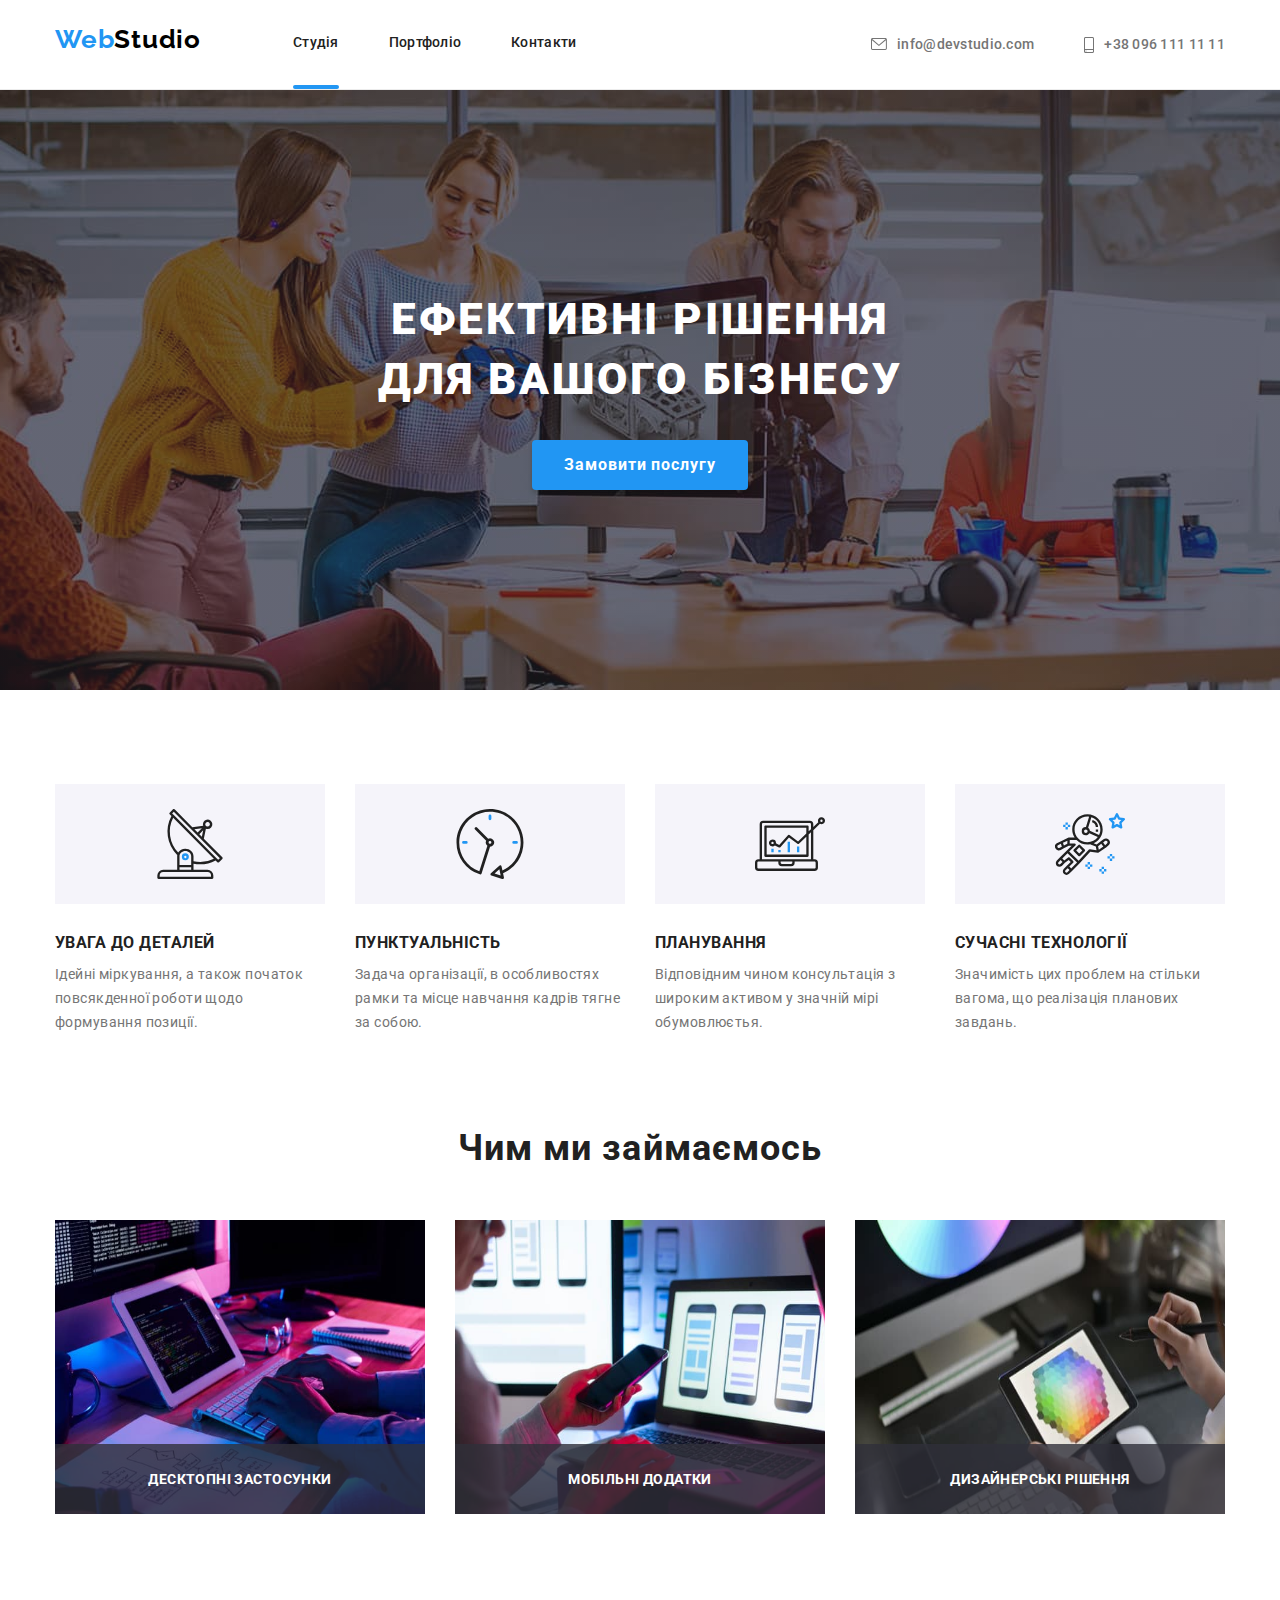
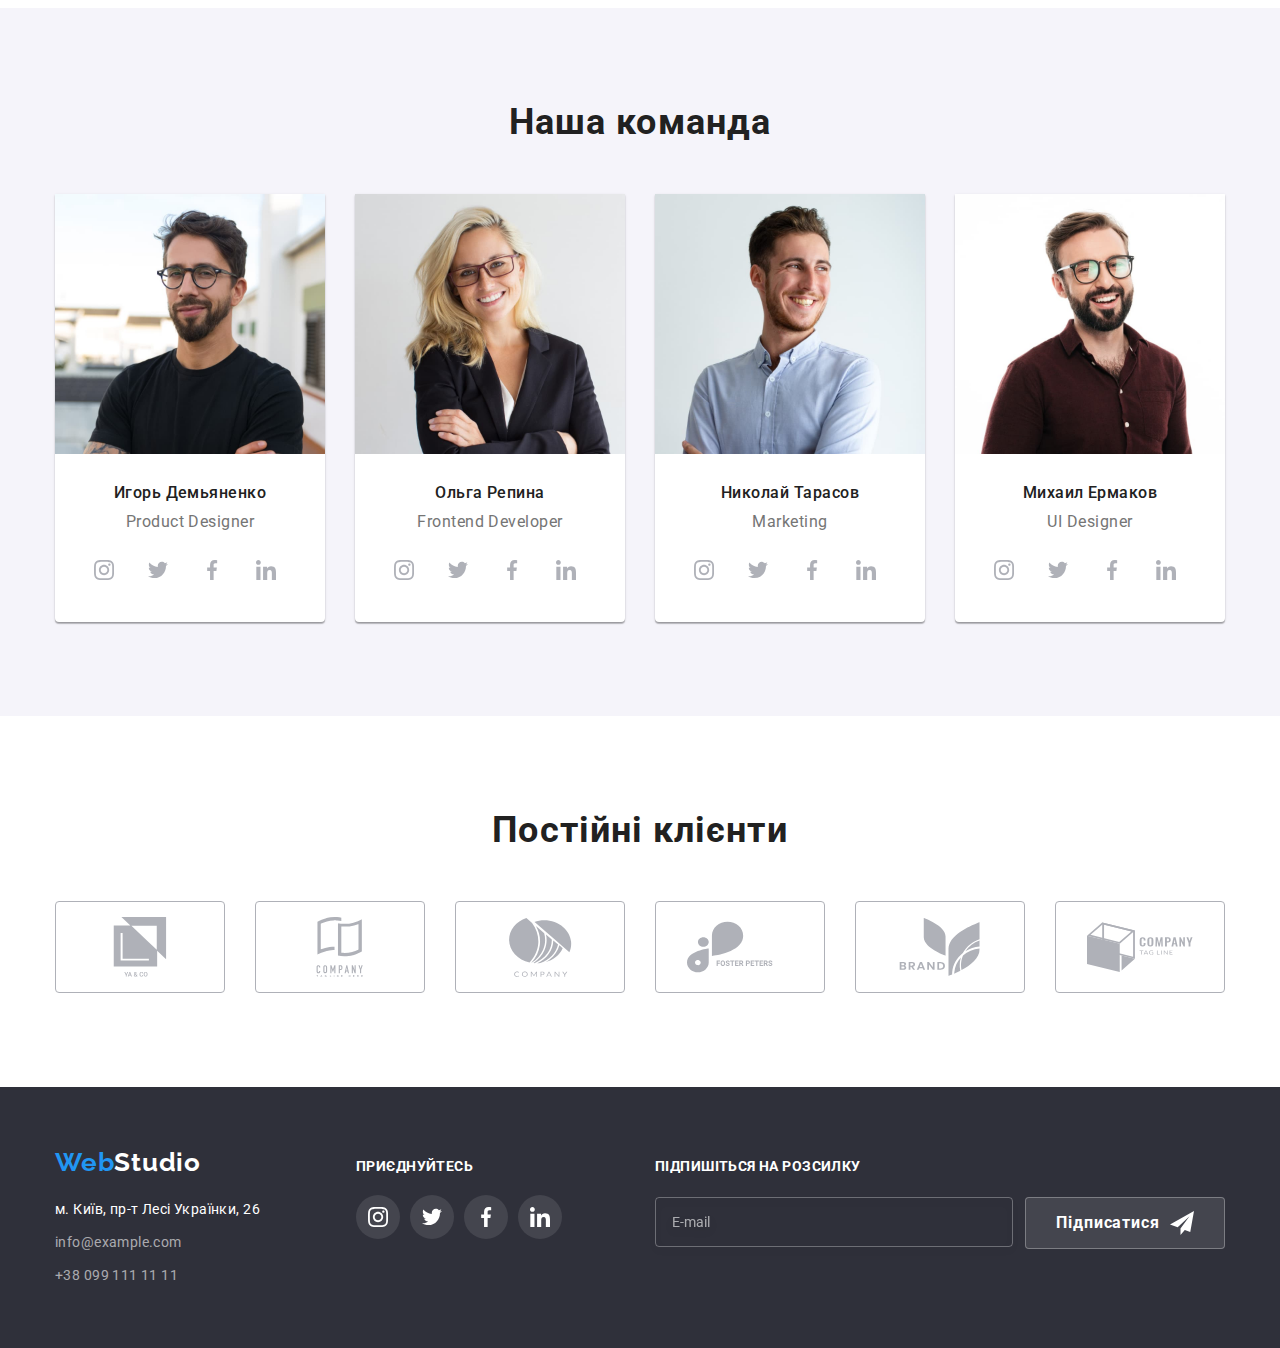
<file: index.html>
<!DOCTYPE html>
<html lang="uk">
<head>
    <meta charset="utf-8">
    <meta http-equiv="x-ua-compatible" content="ie=edge">
    <meta name="viewport" content="width=device-width, initial-scale=1.0">
    <link rel="preconnect" href="https://fonts.googleapis.com">
    <link rel="preconnect" href="https://fonts.gstatic.com" crossorigin>
    <link href="https://fonts.googleapis.com/css2?family=Raleway:wght@700&family=Roboto:wght@400;500;700;900&display=swap" rel="stylesheet"> 
    <link rel="stylesheet" href="https://cdnjs.cloudflare.com/ajax/libs/modern-normalize/1.0.0/modern-normalize.min.css"/>
    <title>WebStudio</title>
    <link rel="stylesheet" href="./css/styles.css">
</head>
  <body>
    <header class="header-container">
      <div class="header-menu container">
        <nav class="header-nav">
          <a class="header-logo" href="./index.html"><span class="logo-web">Web</span>Studio</a>
            <ul class="header-list list">
              <li class="header-box">
                <a class="header-link current" href="./index.html">Студія</a></li>
              <li class="header-box">
                <a class="header-link" href="./portfolio.html">Портфоліо</a></li>
              <li class="header-box">
                <a class="header-link" href="/">Контакти</a></li>
            </ul>
        </nav>
            <ul class="header-contacts list">
              <li class="header-item">
                <a class="header-mail" aria-label="mail" href="mailto:info@devstudio.com">info@devstudio.com
                <svg class="envelope" width="16" height="12">
                  <use href="./images/symbol-defs.svg#envelope"></use>
                </svg>
              </a>
                </li>
              <li class="header-item">
                <a class="header-phone" aria-label="smartphone" href="tel:+380961111111">+38 096 111 11 11
                <svg class="smartphone" width="10" height="16">
                  <use href="./images/symbol-defs.svg#smartphone"></use>
                </svg>
              </a>
                </li>
            </ul>
      </div>
    </header>
<main>
  <section class="main section">
    <div class="main-menu container">
      <h1 class="main-title">Ефективні рішення<br> для вашого бізнесу</h1>
        <button class="button-primary" data-open-modal>Замовити послугу</button>
          <div class="backdrop is-hidden" data-backdrop>
            <div class="modal">
              <p class="form-title">Залиште свої дані, ми вам передзвонимо</p>
                <form class="form" autocomplete="off">
                <label class="form-field">
                  Ім'я
                  <input type="text" class="form-input" name="name" minlength="2" maxlength="50" placeholder=" " required>
                    <svg class="form-icon">
                      <use href="./images/symbol-defs.svg#name-form"></use>
                    </svg>
                </label>
                <label class="form-field">
                  Телефон
                  <input type="tel" class="form-input" name="tel" pattern="[0-9]{3}-[0-9]{3}[0-9]{2}[0-9]{2}" title="050-1112222" placeholder=" " required>
                  <svg class="form-icon">
                    <use href="./images/symbol-defs.svg#phone-form"></use>
                  </svg>
                </label>
                <label class="form-field">
                  Пошта
                  <input type="email" class="form-input" name="mail" placeholder=" " required>
                  <svg class="form-icon">
                    <use href="./images/symbol-defs.svg#mail-form"></use>
                  </svg>
                </label>
                <label class="form-field">
                  Залиште коментар
                  <textarea class="form-message" name="comment" id="" rows="" placeholder="Надрукуйте текст"></textarea>
                </label>
                <input type="checkbox" name="" class="policy-checkbox" id="policy-check">
                <label class="policy-box" for="policy-check">
                  Погоджуюсь з розсилкою та приймаю &nbsp;<a href="#" class="policy-link">Умови договору</a>
                </label>

                <button type="submit" class="form-submit">Відправити</button>
              </form>
              <button type="button" class="close" data-close-modal>
                <svg class="close-icon" width="11" height="11">
                  <use href="./images/symbol-defs.svg#close"></use>
                </svg>
              </button>
            </div>
          </div>
    </div>
  </section>
  <section class="feature section">
    <div class="container">
      <h2 class="section-title">Наші можливості</h2> 
      <ul class="feature-list list">
        <li class="feature-item icon-antenna">
          <h3 class="featute-subtitle">Увага до деталей</h3>
          <p class="feature-text">Ідейні міркування, а також початок повсякденної роботи щодо формування позиції.</p>
        </li>
        <li class="feature-item icon-clock">
          <h3 class="featute-subtitle">Пунктуальність</h3>
          <p class="feature-text">Задача організації, в особливостях рамки та місце навчання кадрів тягне за собою.</p>
        </li>
        <li class="feature-item icon-diagram">
          <h3 class="featute-subtitle">Планування</h3>
          <p class="feature-text">Відповідним чином консультація з широким активом у значній мірі обумовлюєтья.</p>
        </li>
        <li class="feature-item icon-astronaut">
          <h3 class="featute-subtitle">Сучасні технології</h3>
          <p class="feature-text">Значимість цих проблем на стільки вагома, що реалізація планових завдань.</p>
        </li>
      </ul>
    </div>
  </section>
  <section class="directions section">
    <div class="container">
    <h2 class="section-title">Чим ми займаємось</h2>
        <ul class="directions-list list">
          <li class="directions-item">
            <img class="directions-picture" src="images/box-1.jpg" alt="Розробляємо" width="370">
            <p class="directions-text">Десктопні застосунки</p></li>
          <li class="directions-item">
            <img class="directions-picture" src="images/box-2.jpg" alt="Тестуємо" width="370">
            <p class="directions-text">Мобільні додатки</p></li>
          <li class="directions-item">
            <img class="directions-picture" src="images/box-3.jpg" alt="Практикуємо" width="370">
          <p class="directions-text">Дизайнерські рішення</p></li>
        </ul>
      </div>
  </section>
  <section class="team section">
    <div class="team container">
      <h2 class="section-title">Наша команда</h2>
      <ul class="team-list list">
        <li class="team-item list">
          <img class="team-picture" src="images/img.jpg" width="270"  alt="Product Designer">
          <div class="details">
            <h3 class="team-subtitle">Игорь Демьяненко</h3>
          <p class="team-text">Product Designer</p>
          <ul class="team-social-menu">
            <li class="team-social-item">
              <a href="" class="team-social-link instagram" aria-label="Instagram">
              <svg>
                <use href="./images/symbol-defs.svg#instagram"></use>
              </svg>
            </a>
            </li>
            <li class="team-social-item">
              <a href="" class="team-social-link twitter" aria-label="Twitter">
              <svg>
                <use href="./images/symbol-defs.svg#twitter"></use>
              </svg>
            </a>
            </li>
            <li class="team-social-item">
              <a href="" class="team-social-link facebook" aria-label="Facebook">
              <svg>
                <use href="./images/symbol-defs.svg#facebook"></use>
              </svg>
            </a>
            </li>
            <li class="team-social-item">
              <a href="" class="team-social-link linkedin" aria-label="Linkedin">
              <svg>
                <use href="./images/symbol-defs.svg#linkedin"></use>
              </svg>
            </a>
            </li>
          </ul>
        </div>
        </li>
        <li class="team-item list">
          <img class="team-picture" src="./images/img-2.jpg" width="270"  alt="Frontend Developer">
          <div class="details">
            <h3 class="team-subtitle">Ольга Репина</h3>
          <p class="team-text">Frontend Developer</p>
          <ul class="team-social-menu">
            <li class="team-social-item">
              <a href="" class="team-social-link instagram" aria-label="Instagram">
              <svg>
                <use href="./images/symbol-defs.svg#instagram"></use>
              </svg>
            </a>
            </li>
            <li class="team-social-item">
              <a href="" class="team-social-link twitter" aria-label="Twitter">
              <svg>
                <use href="./images/symbol-defs.svg#twitter"></use>
              </svg>
            </a>
            </li>
            <li class="team-social-item">
              <a href="" class="team-social-link facebook" aria-label="Facebook">
              <svg>
                <use href="./images/symbol-defs.svg#facebook"></use>
              </svg>
            </a>
            </li>
            <li class="team-social-item">
              <a href="" class="team-social-link linkedin" aria-label="Linkedin">
              <svg>
                <use href="./images/symbol-defs.svg#linkedin"></use>
              </svg>
            </a>
            </li>
          </ul>
        </div>
        </li>
        <li class="team-item list">
          <img class="team-picture" src="./images/img-1.jpg" width="270"  alt="Marketing">
          <div class="details">
            <h3 class="team-subtitle">Николай Тарасов</h3>
          <p class="team-text">Marketing</p>
            <ul class="team-social-menu">
              <li class="team-social-item">
                <a href="" class="team-social-link instagram" aria-label="Instagram">
                <svg>
                  <use href="./images/symbol-defs.svg#instagram"></use>
                </svg>
              </a>
              </li>
              <li class="team-social-item">
                <a href="" class="team-social-link twitter" aria-label="Twitter">
                <svg>
                  <use href="./images/symbol-defs.svg#twitter"></use>
                </svg>
              </a>
              </li>
              <li class="team-social-item">
                <a href="" class="team-social-link facebook" aria-label="Facebook">
                <svg>
                  <use href="./images/symbol-defs.svg#facebook"></use>
                </svg>
              </a>
              </li>
              <li class="team-social-item">
                <a href="" class="team-social-link linkedin" aria-label="Linkedin">
                <svg>
                  <use href="./images/symbol-defs.svg#linkedin"></use>
                </svg>
              </a>
              </li>
            </ul>
          </div>
        </li>
        <li class="team-item list">
          <img class="team-picture" src="./images/img-3.jpg" width="270"  alt="UI Designer">
          <div class="details">
            <h3 class="team-subtitle">Михаил Ермаков</h3>
            <p class="team-text">UI Designer</p>
            <ul class="team-social-menu">
              <li class="team-social-item">
                <a href="" class="team-social-link instagram" aria-label="Instagram">
                <svg>
                  <use href="./images/symbol-defs.svg#instagram"></use>
                </svg>
                </a>
              </li>
              <li class="team-social-item">
                <a href="" class="team-social-link twitter" aria-label="Twitter">
                <svg>
                  <use href="./images/symbol-defs.svg#twitter"></use>
                </svg>
                </a>
              </li>
              <li class="team-social-item">
                <a href="" class="team-social-link facebook" aria-label="Facebook">
                <svg>
                  <use href="./images/symbol-defs.svg#facebook"></use>
                </svg>
                </a>
              </li>
              <li class="team-social-item">
                <a href="" class="team-social-link linkedin" aria-label="Linkedin">
                <svg>
                  <use href="./images/symbol-defs.svg#linkedin"></use>
                </svg>
                </a>
              </li>
            </ul>
          </div>
        </li>
      </ul>
    </div>
  </section>
  <section class="container">
    <div class="clients section">
      <h2 class="clients-title">Постійні клієнти</h2>
      <ul class="clients-list list">
        <li class=clients-item>
          <a href="" class="clients-link client1" aria-label="client1">
            <svg class="clients-logo-icon" width="106" height="60">
              <use href="./images/symbol-defs.svg#client1"></use></svg>
          </a>
        </li>
        <li class=clients-item>
          <a href="" class="clients-link client2" aria-label="client2">
            <svg class="clients-logo-icon" width="106" height="60">
              <use href="./images/symbol-defs.svg#client2"></use></svg>
          </a>
        </li>
        <li class=clients-item>
          <a href="" class="clients-link client3" aria-label="client3">
            <svg class="clients-logo-icon" width="106" height="60">
              <use href="./images/symbol-defs.svg#client3"></use></svg>
          </a>
        </li>
        <li class=clients-item>
          <a href="" class="clients-link client4" aria-label="client4">
            <svg class="clients-logo-icon" width="106" height="60">
              <use href="./images/symbol-defs.svg#client4"></use></svg>
          </a>
        </li>
        <li class=clients-item>
          <a href="" class="clients-link client5" aria-label="client5">
            <svg class="clients-logo-icon" width="106" height="60">
              <use href="./images/symbol-defs.svg#client5"></use></svg>
          </a>
        </li>
        <li class=clients-item>
          <a href="" class="clients-link client6" aria-label="client6">
            <svg class="clients-logo-icon" width="106" height="60">
              <use href="./images/symbol-defs.svg#client6"></use></svg>
          </a>
        </li>
      </ul>
    </div>
  </section>
</main>
    <footer class="contacts-all section">
    <div class="contacts container">
      <div class="blocks">
        <a class="contacts-logo" href="./index.html"><span class="logo-web">Web</span>Studio</a>
        <address class="contacts-block">
          <div class="contacts-menu">
          <ul class=contacts-list>
            <li class="contacts-item"><a class="contacts-address" href="/">м. Київ, пр-т Лесі Українки, 26</a></li>
            <li class="contacts-item"><a class="contacts-mail" href="mailto:info@devstudio.com">info@example.com</a></li>
            <li class="contacts-item"><a class="contacts-phone" href="tel:+380991111111">+38 099 111 11 11</a></li>
          </ul>
        </div>
        </address>
      </div>
      <div class="comming">
        <h3 class="comming-subtitle">Приєднуйтесь</h3>
        <ul class="comming-social-menu">
          <li class="comming-social-item">
            <a href="" class="comming-social-link instagram1" aria-label="Instagram">
            <svg>
              <use href="./images/symbol-defs.svg#instagram"></use>
            </svg>
          </a>
          </li>
          <li class="comming-social-item">
            <a href="" class="comming-social-link twitter1" aria-label="Twitter">
            <svg>
              <use href="./images/symbol-defs.svg#twitter"></use>
            </svg>
          </a>
          </li>
          <li class="comming-social-item">
            <a href="" class="comming-social-link facebook1" aria-label="Facebook">
            <svg>
              <use href="./images/symbol-defs.svg#facebook"></use>
            </svg>
          </a>
          </li>
          <li class="comming-social-item">
            <a href="" class="comming-social-link linkedin1" aria-label="Linkedin">
            <svg>
              <use href="./images/symbol-defs.svg#linkedin"></use>
            </svg>
          </a>
          </li>
        </ul>
      </div>
      <div class="subscribe">
        <span class="subscribe-title">Підпишіться на розсилку</span>
        <form class="form" autocomplete="off">
        <label class="subscribe-field">
          <input type="email" class="subscribe-input" name="mail" placeholder="E-mail" required>
          <button type="submit" class="subscribe-submit">
            Підписатися
            <svg class="subscribe-icon" width="24" height="24">
              <use href="./images/symbol-defs.svg#icon-send"></use>
            </svg>
          </button>
        </label>
      </form>
      </div>
    </div>
    </footer>
    <script src="./js/modal.js"></script>
    <script>
      (() => {
        document
          .querySelector('.js-speaker-form')
          .addEventListener('submit', e => {
            e.preventDefault();

            new FormData(e.currentTarget).forEach((value, name) =>
              console.log(`${name}: ${value}`),
            );

            e.currentTarget.reset();
          });
      })();
    </script>
  </body>
</html>
</file>
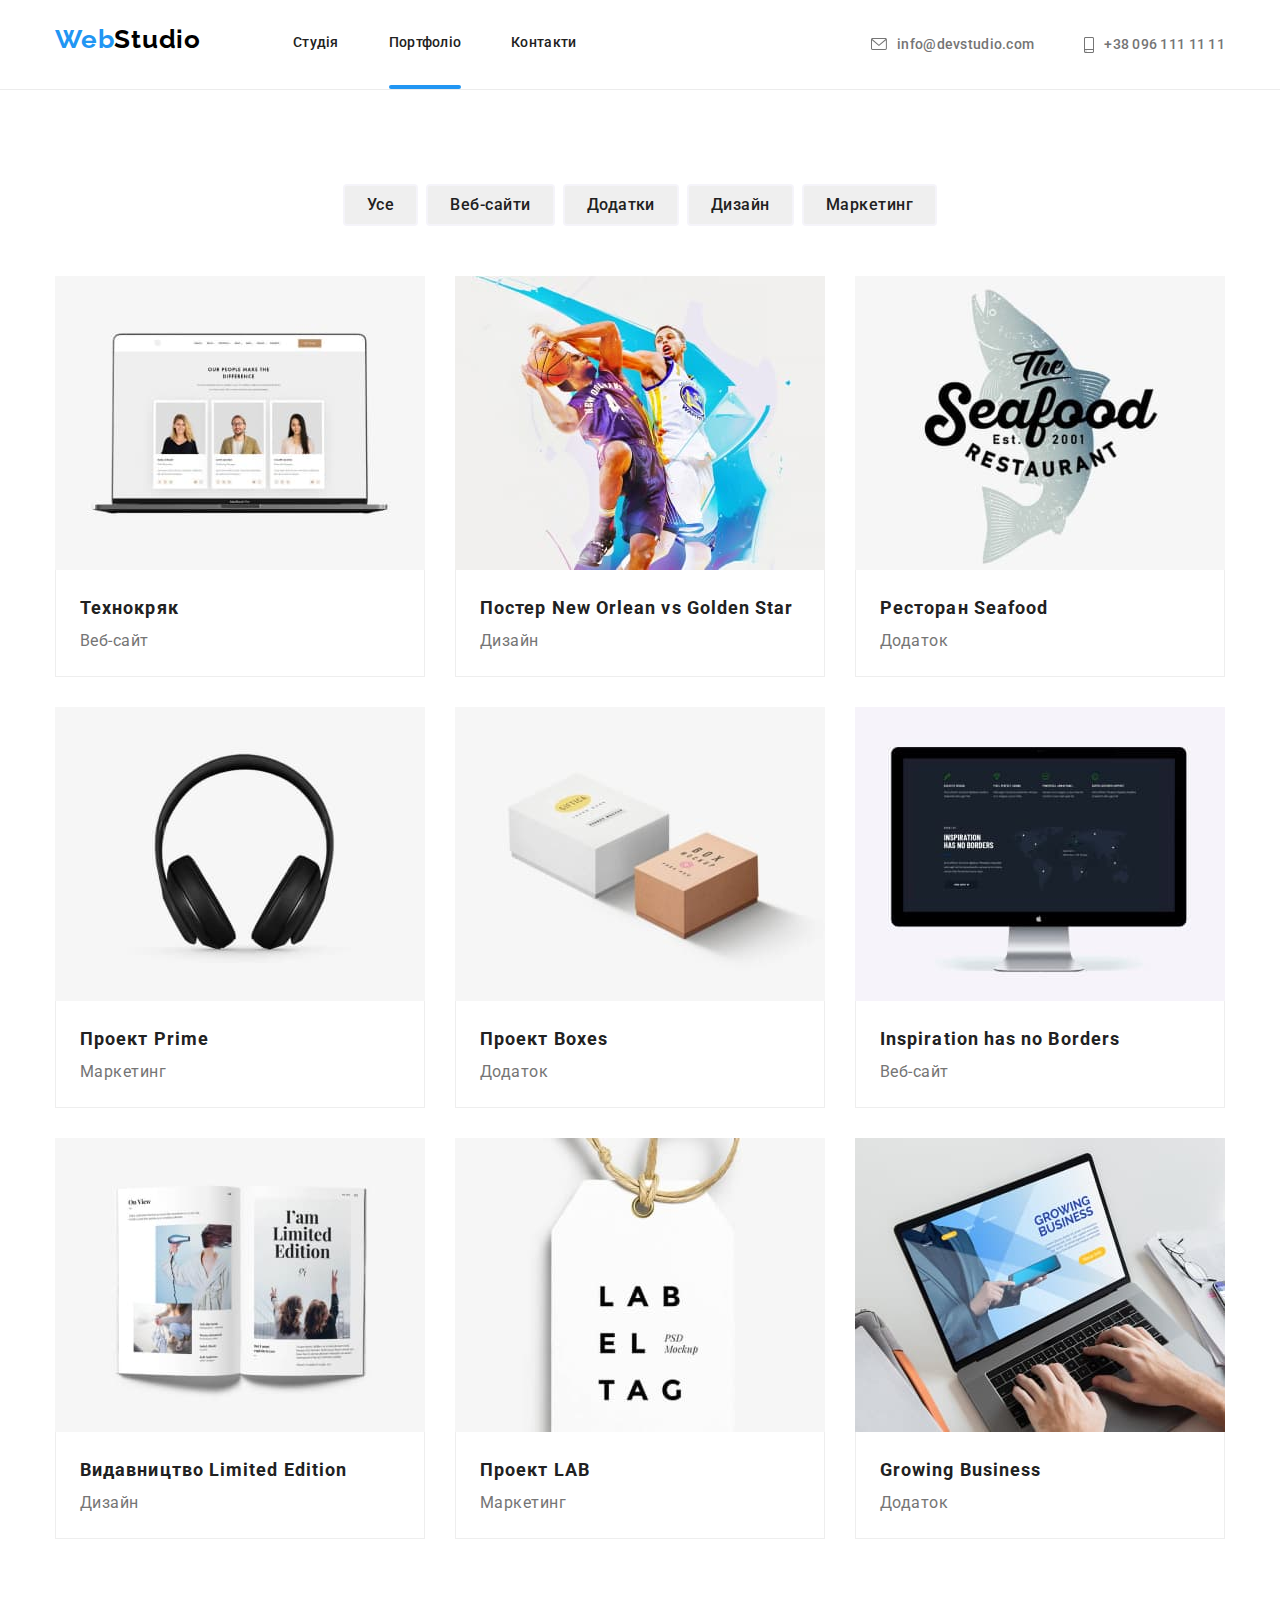
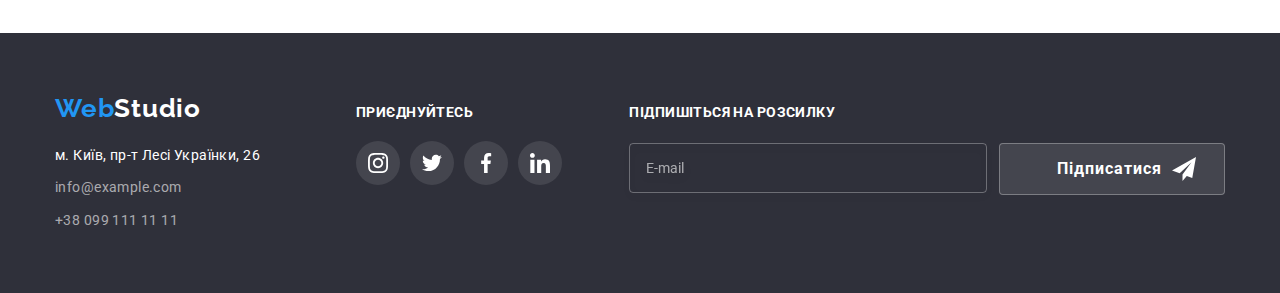
<file: portfolio.html>
<!DOCTYPE html>
<html lang="uk">
<head>
    <meta charset="utf-8">
    <meta http-equiv="x-ua-compatible" content="ie=edge">
    <meta name="viewport" content="width=device-width, initial-scale=1.0">
    <link rel="preconnect" href="https://fonts.googleapis.com">
    <link rel="preconnect" href="https://fonts.gstatic.com" crossorigin>
    <link href="https://fonts.googleapis.com/css2?family=Raleway:wght@700&family=Roboto:wght@400;500;700;900&display=swap" rel="stylesheet"> 
    <link rel="stylesheet" href="https://cdnjs.cloudflare.com/ajax/libs/modern-normalize/1.0.0/modern-normalize.min.css"/>
    <title>WebStudio</title>
    <link rel="stylesheet" href="./css/styles.css">
</head>
  <body>
    <header class="header-container">
      <div class="header-menu container">
        <nav class="header-nav">
          <a class="header-logo" href="./index.html"><span class="logo-web">Web</span>Studio</a>
            <ul class="header-list list">
              <li class="header-box">
                <a class="header-link" href="./index.html">Студія</a></li>
              <li class="header-box">
                <a class="header-link current" href="./portfolio.html">Портфоліо</a></li>
              <li class="header-box">
                <a class="header-link" href="/">Контакти</a></li>
            </ul>
        </nav>
        <ul class="header-contacts list">
          <li class="header-item">
            <a class="header-mail" aria-label="mail" href="mailto:info@devstudio.com">info@devstudio.com
            <svg class="envelope" width="16" height="12">
              <use href="./images/symbol-defs.svg#envelope"></use>
            </svg>
          </a>
            </li>
          <li class="header-item">
            <a class="header-phone" aria-label="smartphone" href="tel:+380961111111">+38 096 111 11 11
            <svg class="smartphone" width="10" height="16">
              <use href="./images/symbol-defs.svg#smartphone"></use>
            </svg>
          </a>
            </li>
        </ul>
      </div>
    </header>
    <main>
    <section class="portfolio section">
      <h1 class="portfolio-title">Наші розробки та проекти</h1>
        <ul class="portfolio-button">
          <li class="portfolio-item"><button type="button" class="button-main one">Усе</button></li>
          <li class="portfolio-item"><button type="button" class="button-main two">Веб-сайти</button></li>
          <li class="portfolio-item"><button type="button" class="button-main three">Додатки</button></li>
          <li class="portfolio-item"><button type="button" class="button-main four">Дизайн</button></li>
          <li class="portfolio-item"><button type="button" class="button-main five">Маркетинг</button></li>
        </ul> 
      <ul class="container-list container">
        <li class="container-item">
          <a href="" class="container-overlay">
          <div class="linke-overlay">
            <img class="" src="./images/portfolio/img1.jpg" width="370"  alt="Технокряк Веб-сайт">
            <div class="thumb-block">
            <p class="thumb-text">Технокряк это современная площадка распространения коронавируса. Компании используют эту платформу для цифрового шпионажа и атак на защищённые сервера конкурентов.
            </p>
            </div>
          </div>
            <div class="details">
              <h2 class="container-subtitle">Технокряк</h2>
              <p class="container-text">Веб-сайт</p>
            </div>
          </a>
        </li>
        <li class="container-item">
          <a href="" class="container-overlay">
            <div class="linke-overlay">
              <img src="./images/portfolio/img2.jpg" width="370"  alt="Постер New Orlean vs Golden Star">
            <div class="thumb-block">
            <p class="thumb-text">Технокряк это современная площадка распространения коронавируса. Компании используют эту платформу для цифрового шпионажа и атак на защищённые сервера конкурентов.
            </p>
            </div>
          </div>
              <div class="details">
              <h2 class="container-subtitle">Постер New Orlean vs Golden Star</h2>
              <p class="container-text">Дизайн</p>
            </div>
          </a>
        </li>
        <li class="container-item">
          <a href="" class="container-overlay">
            <div class="linke-overlay">
            <img src="./images/portfolio/img3.jpg" width="370"  alt="Ресторан Seafood">
            <div class="thumb-block">
            <p class="thumb-text">Технокряк это современная площадка распространения коронавируса. Компании используют эту платформу для цифрового шпионажа и атак на защищённые сервера конкурентов.
            </p>
            </div>
          </div>
            <div class="details">
              <h2 class="container-subtitle">Ресторан Seafood</h2>
              <p class="container-text">Додаток</p>
            </div>
          </a>   
        </li>
        <li class="container-item">
          <a href="" class="container-overlay">
          <div class="linke-overlay">
            <img src="./images/portfolio/img4.jpg" width="370"  alt="Проект Prime">
            <div class="thumb-block">
            <p class="thumb-text">Технокряк это современная площадка распространения коронавируса. Компании используют эту платформу для цифрового шпионажа и атак на защищённые сервера конкурентов.
            </p>
            </div>
          </div>
            <div class="details">
              <h2 class="container-subtitle">Проект Prime</h2>
              <p class="container-text">Маркетинг</p>
            </div>
          </a>
        </li>
        <li class="container-item">
          <a href="" class="container-overlay">
            <div class="linke-overlay">
            <img src="./images/portfolio/img5.jpg" width="370"  alt="Проект Boxes">
            <div class="thumb-block">
            <p class="thumb-text">Технокряк это современная площадка распространения коронавируса. Компании используют эту платформу для цифрового шпионажа и атак на защищённые сервера конкурентов.
            </p>
            </div>
          </div>
            <div class="details">
              <h2 class="container-subtitle">Проект Boxes</h2>
              <p class="container-text">Додаток</p>
            </div>
          </a>
        </li>
        <li class="container-item">
          <a href="" class="container-overlay">
            <div class="linke-overlay">
            <img src="./images/portfolio/img6.jpg" width="370"  alt="Inspiration has no Borders">
            <div class="thumb-block">
            <p class="thumb-text">Технокряк это современная площадка распространения коронавируса. Компании используют эту платформу для цифрового шпионажа и атак на защищённые сервера конкурентов.
            </p>
            </div>
          </div>
            <div class="details">
              <h2 class="container-subtitle">Inspiration has no Borders</h2>
              <p class="container-text">Веб-сайт</p>
            </div>
          </a>
        </li>
        <li class="container-item">
          <a href="" class="container-overlay">
            <div class="linke-overlay">
            <img src="./images/portfolio/img7.jpg" width="370"  alt="Видавництво Limited Edition">
            <div class="thumb-block">
            <p class="thumb-text">Технокряк это современная площадка распространения коронавируса. Компании используют эту платформу для цифрового шпионажа и атак на защищённые сервера конкурентов.
            </p>
            </div>
          </div>
            <div class="details">
              <h2 class="container-subtitle">Видавництво Limited Edition</h2>
              <p class="container-text">Дизайн</p>
            </div>
          </a>
        </li>
        <li class="container-item">
          <a href="" class="container-overlay">
            <div class="linke-overlay">
            <img src="./images/portfolio/img8.jpg" width="370"  alt="Проект LAB">
            <div class="thumb-block">
            <p class="thumb-text">Технокряк это современная площадка распространения коронавируса. Компании используют эту платформу для цифрового шпионажа и атак на защищённые сервера конкурентов.
            </p>
            </div>
          </div>
            <div class="details">
              <h2 class="container-subtitle">Проект LAB</h2>
              <p class="container-text">Маркетинг</p>
            </div>
          </a>
        </li>         
        <li class="container-item">
          <a href="" class="container-overlay">
            <div class="linke-overlay">
            <img src="./images/portfolio/img9.jpg" width="370"  alt="Growing Business">
            <div class="thumb-block">
            <p class="thumb-text">Технокряк это современная площадка распространения коронавируса. Компании используют эту платформу для цифрового шпионажа и атак на защищённые сервера конкурентов.
            </p>
            </div>
          </div>
            <div class="details">
              <h2 class="container-subtitle">Growing Business</h2>
              <p class="container-text">Додаток</p>
            </div>
          </a>
        </li>
      </ul>
    </section>
    </main>
    <footer class="contacts-all section">
      <div class="contacts container">
        <div class="blocks">
          <a class="contacts-logo" href="./index.html"><span class="logo-web">Web</span>Studio</a>
          <address class="contacts-block">
            <div class="contacts-menu">
            <ul class=contacts-list>
              <li class="contacts-item"><a class="contacts-address" href="/">м. Київ, пр-т Лесі Українки, 26</a></li>
              <li class="contacts-item"><a class="contacts-mail" href="mailto:info@devstudio.com">info@example.com</a></li>
              <li class="contacts-item"><a class="contacts-phone" href="tel:+380991111111">+38 099 111 11 11</a></li>
            </ul>
          </div>
          </address>
        </div>
        <div class="comming">
          <h3 class="comming-subtitle">Приєднуйтесь</h3>
          <ul class="comming-social-menu">
            <li class="comming-social-item">
              <a href="" class="comming-social-link instagram1" aria-label="Instagram">
              <svg>
                <use href="./images/symbol-defs.svg#instagram"></use>
              </svg>
            </a>
            </li>
            <li class="comming-social-item">
              <a href="" class="comming-social-link twitter1" aria-label="Twitter">
              <svg>
                <use href="./images/symbol-defs.svg#twitter"></use>
              </svg>
            </a>
            </li>
            <li class="comming-social-item">
              <a href="" class="comming-social-link facebook1" aria-label="Facebook">
              <svg>
                <use href="./images/symbol-defs.svg#facebook"></use>
              </svg>
            </a>
            </li>
            <li class="comming-social-item">
              <a href="" class="comming-social-link linkedin1" aria-label="Linkedin">
              <svg>
                <use href="./images/symbol-defs.svg#linkedin"></use>
              </svg>
            </a>
            </li>
          </ul>
        </div>
        <div class="subscribe">
          <span class="subscribe-title">Підпишіться на розсилку</span>
          <form class="form" autocomplete="off">
          <label class="subscribe-field">
            <input type="email" class="subscribe-input" name="mail" placeholder="E-mail" required>
            <button type="submit" class="subscribe-submit">
              <p class="subscribe-text">Підписатися</p>
              <svg class="subscribe-icon" width="24" height="24">
                <use href="./images/symbol-defs.svg#icon-send"></use>
              </svg>
            </button>
          </label>
        </form>
        </div>
      </div>
      </footer>
      <script src="./js/modal.js"></script>
      <script>
        (() => {
          document
            .querySelector('.js-speaker-form')
            .addEventListener('submit', e => {
              e.preventDefault();
  
              new FormData(e.currentTarget).forEach((value, name) =>
                console.log(`${name}: ${value}`),
              );
  
              e.currentTarget.reset();
            });
        })();
      </script>
  </body>
</html>
</file>
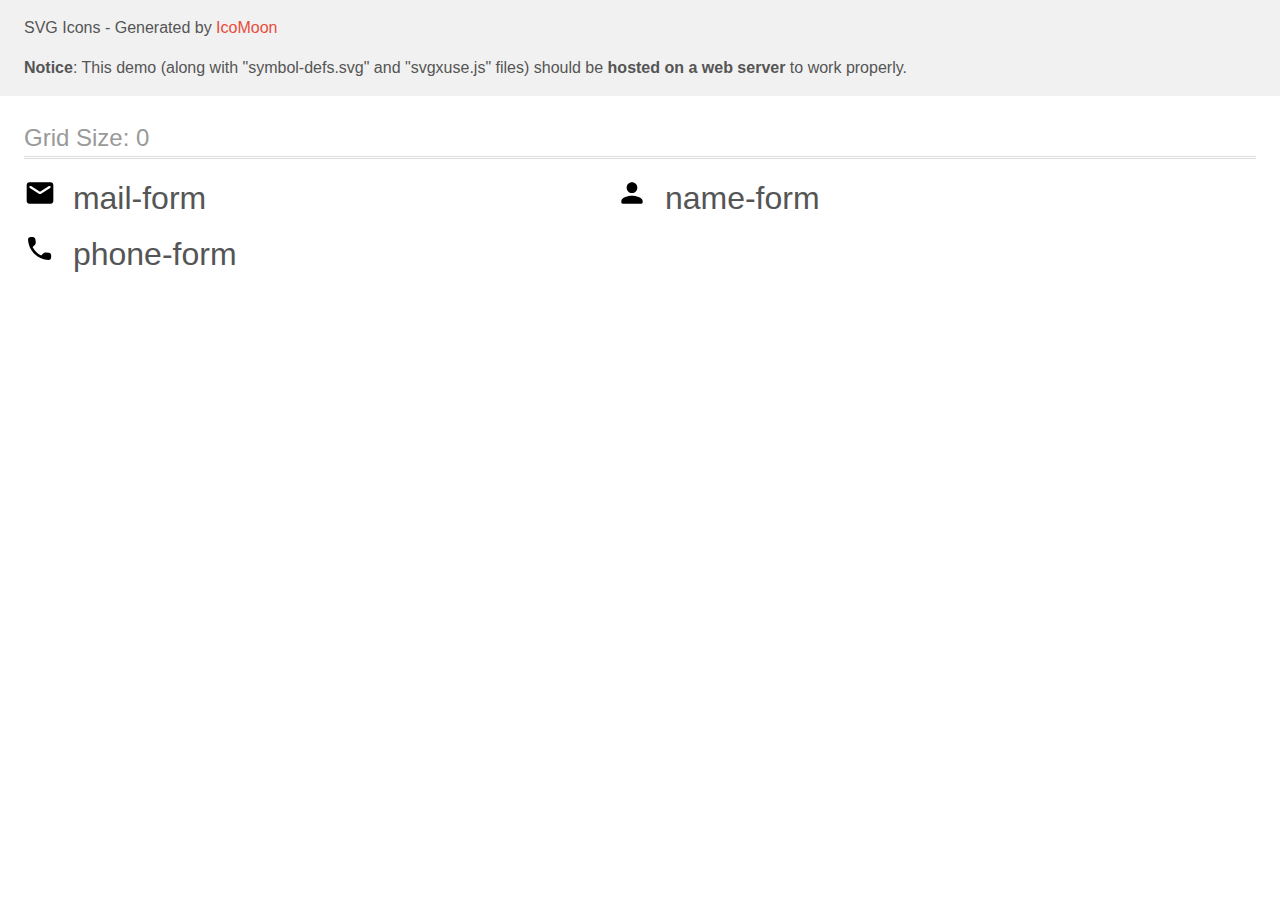
<file: images/1/icomoon/demo-external-svg.html>
<!doctype html>
<html>
<head>
    <title>IcoMoon - SVG Icons</title>
    <meta charset="utf-8">
    <meta name="viewport" content="width=device-width, initial-scale=1">
    <link rel="stylesheet" href="demo-files/demo.css">
    <link rel="stylesheet" href="style.css">
</head>
<body>
<header class="bgc1 clearfix">
<div class="mhl">
    <p>SVG Icons - Generated by <a href="https://icomoon.io/app">IcoMoon</a></p><p><strong>Notice</strong>: This demo (along with "symbol-defs.svg" and "svgxuse.js" files) should be <b>hosted on a web server</b> to work properly.</p>
</div>
</header>
    <div class="clearfix mhl ptl">
        <h1 class="mvm mtn fgc1">Grid Size: 0</h1>
        <div class="glyph fs1">
            <div class="clearfix pbs">
                <svg class="icon mail-form"><use xlink:href="symbol-defs.svg#mail-form"></use></svg><span class="name"> mail-form</span>
            </div>
        </div>
        <div class="glyph fs1">
            <div class="clearfix pbs">
                <svg class="icon name-form"><use xlink:href="symbol-defs.svg#name-form"></use></svg><span class="name"> name-form</span>
            </div>
        </div>
        <div class="glyph fs1">
            <div class="clearfix pbs">
                <svg class="icon phone-form"><use xlink:href="symbol-defs.svg#phone-form"></use></svg><span class="name"> phone-form</span>
            </div>
        </div>
  </div>
<script defer src="svgxuse.js"></script>
</body>
</html>
</file>
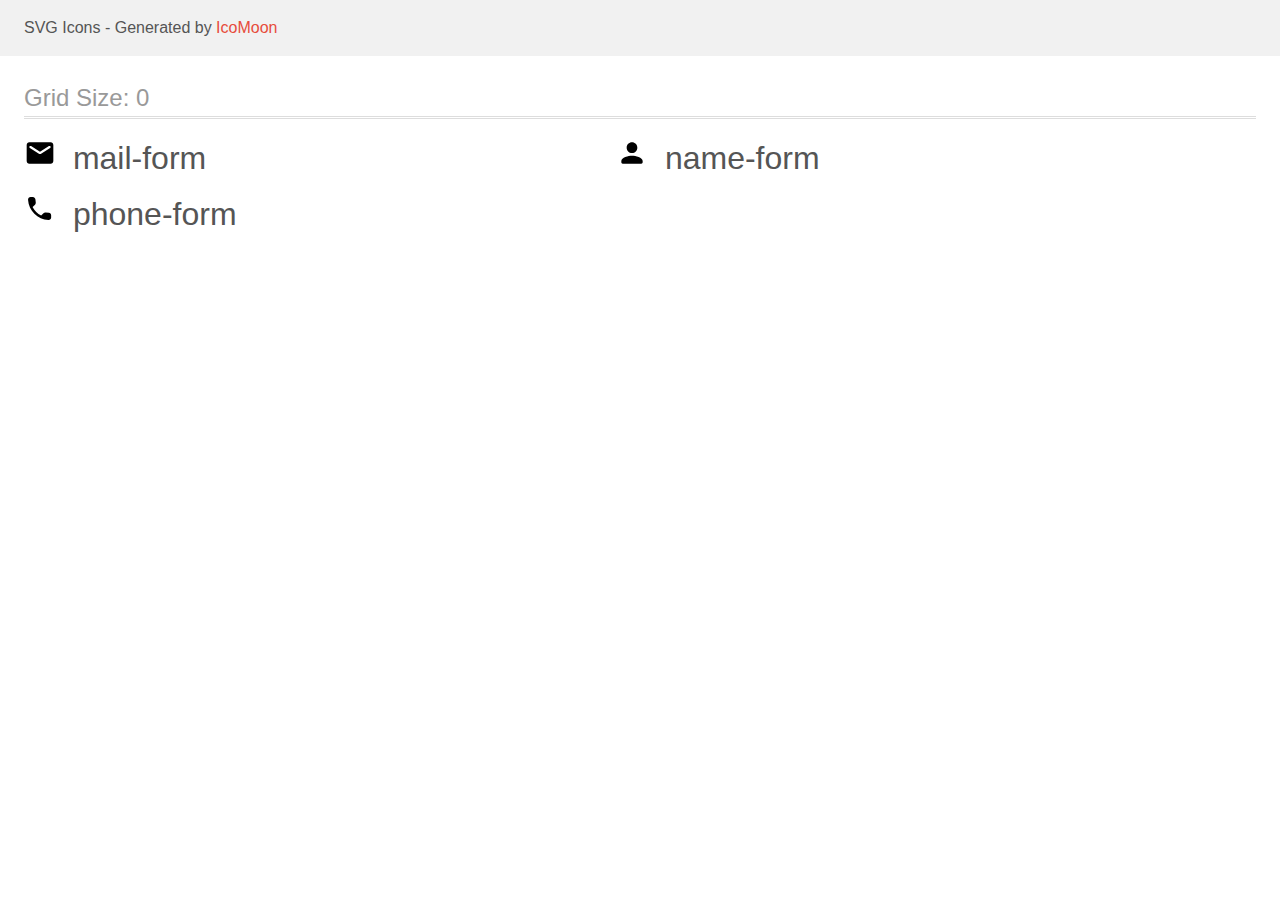
<file: images/1/icomoon/demo.html>
<!doctype html>
<html>
<head>
    <title>IcoMoon - SVG Icons</title>
    <meta charset="utf-8">
    <meta name="viewport" content="width=device-width, initial-scale=1">
    <link rel="stylesheet" href="demo-files/demo.css">
    <link rel="stylesheet" href="style.css">
</head>
<body>
<svg aria-hidden="true" style="position: absolute; width: 0; height: 0; overflow: hidden;" version="1.1" xmlns="http://www.w3.org/2000/svg" xmlns:xlink="http://www.w3.org/1999/xlink">
<defs>
<symbol id="mail-form" viewBox="0 0 32 32">
<path d="M26.667 5.333h-21.333c-1.467 0-2.652 1.2-2.652 2.667l-0.014 16c0 1.467 1.2 2.667 2.667 2.667h21.333c1.467 0 2.667-1.2 2.667-2.667v-16c0-1.467-1.2-2.667-2.667-2.667zM26.133 11.001l-9.426 5.892c-0.201 0.126-0.446 0.2-0.708 0.2s-0.506-0.075-0.713-0.204l0.006 0.003-9.426-5.892c-0.336-0.201-0.557-0.562-0.557-0.975 0-0.625 0.507-1.132 1.132-1.132 0.233 0 0.449 0.070 0.629 0.19l-0.004-0.003 8.933 5.586 8.933-5.588c0.176-0.118 0.392-0.188 0.624-0.188 0.625 0 1.132 0.507 1.132 1.132 0 0.413-0.221 0.775-0.552 0.972l-0.005 0.003z"></path>
</symbol>
<symbol id="name-form" viewBox="0 0 32 32">
<path d="M16 16c2.946 0 5.333-2.388 5.333-5.333s-2.388-5.333-5.333-5.333v0c-2.946 0-5.333 2.388-5.333 5.333s2.388 5.333 5.333 5.333v0zM16 18.667c-3.561 0-10.667 1.787-10.667 5.333v1.333c0 0.732 0.599 1.333 1.333 1.333h18.667c0.732 0 1.333-0.601 1.333-1.333v-1.333c0-3.547-7.108-5.333-10.667-5.333z"></path>
</symbol>
<symbol id="phone-form" viewBox="0 0 32 32">
<path d="M24.882 19.774l-3.268-0.373c-0.090-0.011-0.194-0.018-0.3-0.018-0.707 0-1.347 0.287-1.81 0.75l-2.368 2.368c-3.669-1.894-6.585-4.81-8.427-8.372l-0.051-0.108 2.382-2.377c0.463-0.463 0.75-1.103 0.75-1.81 0-0.106-0.006-0.21-0.019-0.312l0.001 0.012-0.373-3.243c-0.155-1.287-1.24-2.276-2.557-2.276-0.001 0-0.002 0-0.003 0h-2.226c-1.454 0-2.663 1.209-2.574 2.661 0.683 10.987 9.47 19.762 20.444 20.444 1.452 0.089 2.663-1.12 2.663-2.574v-2.226c0-0.004 0-0.008 0-0.012 0-1.308-0.985-2.386-2.253-2.532l-0.012-0.001z"></path>
</symbol>
</defs>
</svg>

<header class="bgc1 clearfix">
<div class="mhl">
    <p>SVG Icons - Generated by <a href="https://icomoon.io/app">IcoMoon</a></p>
</div>
</header>
    <div class="clearfix mhl ptl">
        <h1 class="mvm mtn fgc1">Grid Size: 0</h1>
        <div class="glyph fs1">
            <div class="clearfix pbs">
                <svg class="icon mail-form"><use xlink:href="#mail-form"></use></svg><span class="name"> mail-form</span>
            </div>
        </div>
        <div class="glyph fs1">
            <div class="clearfix pbs">
                <svg class="icon name-form"><use xlink:href="#name-form"></use></svg><span class="name"> name-form</span>
            </div>
        </div>
        <div class="glyph fs1">
            <div class="clearfix pbs">
                <svg class="icon phone-form"><use xlink:href="#phone-form"></use></svg><span class="name"> phone-form</span>
            </div>
        </div>
  </div>
<script defer src="svgxuse.js"></script>
</body>
</html>
</file>
<file: css/styles.css>
:root {
    --primary-text-color: #212121;
    --title-text-color: #000000;
    --accent-text-color: #2196F3;
    --page-text-color: #757575;
    --background-color: #FFFFFF;
    --background-color-portfolio: #F5F4FA;
    --background-color-main: #2F303A;
    --border-portfolio-cards: #EEEEEE;
    --border-portfolio-header: #ECECEC;
    --color-icons-items: #AFB1B8;
    --color-form-bcgbutton: #188CE8;
}
/*html {
    box-sizing: border-box;
}

*,
*::before,
*::after {
    box-sizing: inherit;
}
*/
h1,h2,h3,h4,h5,h6,p {
    margin: 0;
    padding: 0;
}
a {
    text-decoration: none;
}

li {
    display: inline-block;
}

img {
    display: block;
    max-width: 100%;
    height: auto;
}

ul {
    list-style: none;
    margin: 0;
    padding: 0;
}
body {
    margin: 0;
    font-family: 'Roboto', sans-serif;
    font-size: 14px;
    line-height: 1.5;
    letter-spacing: 0.03em;
    background-color: var(--background-color);
    color: var(--page-text-color);
}
/*Утіліти*/

.list {
    margin: 0;
    padding: 0;
    list-style: none;
}
.section {
    padding: 94px 0;
}
.container {
    width: 1200px;
    margin-left: auto;
    margin-right: auto;
    padding-left: 15px;
    padding-right: 15px;
}

/*Header*/

.header-logo {
    width: 145px;
    margin-left: 0;
    margin-right: 0;
    padding-top: 24px;
    padding-bottom: 25px;

    font-family: Raleway;
    font-style: normal;
    font-weight: 700;
    font-size: 26px;
    line-height: 1.19;
    letter-spacing: 0.03em;
    color: var(--title-text-color);
}

.header-logo > span {
    color: var(--accent-text-color);
}
.header-list {
    margin-left: 93px;
    padding-top: 32px;
    padding-bottom: 32px;
}
.header-nav,
.header-list,
.header-contacts {
    display: flex;
}

.header-list .header-box + .header-box {
    margin-left: 50px;
}
.header-list .header-link {
    font-weight: 500;
    font-size: 14px;
    line-height: 1.14;
    letter-spacing: 0.02em;
    color: var(--primary-text-color);

    transition-property: color;
    transition-duration: 250ms;
    transition-timing-function: cubic-bezier(0.4, 0, 0.2, 1);
}

.header-contacts  {
    margin-left: auto;
    padding-top: 32px;
    padding-bottom: 32px;
}

.header-contacts .header-item + .header-item {
margin-left: 50px;
}
/**/
.header-item {
    display: inline-flex;
    justify-content: center;
    align-items: center;
}

.header-item svg {
    margin-right: 10px;

    transition-property: fill;
    transition-duration: 250ms;
    transition-timing-function: cubic-bezier(0.4, 0, 0.2, 1);
}
.smartphone,
.envelope {
    fill: var(--page-text-color);
}

.header-item:hover svg {
    fill: var(--accent-text-color);
}
.header-item:focus svg {
    fill: var(--accent-text-color);
}
.header-contacts .header-mail,
.header-contacts .header-phone {
    display: flex;
    align-items: center;
    justify-content: center;
    flex-direction: row-reverse;
    
    font-weight: 500;
    font-size: 14px;
    line-height: 1.14;
    letter-spacing: 0.02em;
    color: var(--page-text-color);

    transition-property: color;
    transition-duration: 250ms;
    transition-timing-function: cubic-bezier(0.4, 0, 0.2, 1);
}
.header-mail {
    min-width: 135px;
}
.header-phone {
    min-width: 122px;
}
/*Псевдокласи header*/
.header-list .header-link:hover,
.header-list .header-link:focus {
    color: var(--accent-text-color);
}
.header-mail:hover,
.header-mail:focus {
    color: var(--accent-text-color);
}
.header-phone:hover,
.header-phone:focus {
    color: var(--accent-text-color);
}
/*підсвічування активної сторінки*/
.current {
    color: var(--accent-text-color);
}
.current::after {
    content: "";
    display: block;
    position: relative;
    top: 32px;
    bottom: -1px;
    width: 100%;
    height: 4px;

    background-color: var(--accent-text-color);
    border-radius: 2px;
}
/*.header-link {
    outline: 1px solid black;
    position: relative;

    display: block;
    padding: 10px 20px;
    text-decoration: none;
    color: currentColor;
}
.header-link::after {
    content: "";

    position: absolute;
    left: 0;
    bottom: 0;

    display: block;
    width: 100%;
    height: 5px;
    background-color: rebeccapurple;

    transform: scaleX(0);
    transition: transform 250ms cubic-bezier(0.4, 0, 0.2, 1);
}
.header-link:hover::after {
    transform: scaleX(1);
}*/
/*main*/
.main {
    max-width: 1600px;
    height: 600px;
    margin-left: auto;
    margin-right: auto;
    padding: 0;
    background-image: 
    linear-gradient(to right, rgba(47, 48, 58, 0.4),
    rgba(47, 48, 58, 0.4)),
    url('../images/hero.jpg');
    background-position: center;
    background-repeat: no-repeat;
    background-size: cover;
    background-color: var(--background-color-main);
}
.main-menu {
    display: block;
    text-align: center;
    padding-bottom: 200px;
    padding-top: 200px;
}

.main-title {
    margin-bottom: 30px;

    font-weight: 900;
    font-size: 44px;
    line-height: 1.36;
    letter-spacing: 0.06em;
    text-transform: uppercase;
    color: var(--background-color);
}

.button-primary {
    display: inline-block;
    padding: 10px 32px;
    min-width: 200px;

    font-weight: 700;
    font-size: 16px;
    line-height: 1.87;
    align-items: center;
    letter-spacing: 0.06em;
    color: var(--background-color);
    background-color: var(--accent-text-color);
    
    border: none;
    box-shadow: 0px 4px 4px rgba(0, 0, 0, 0.15);
    border-radius: 4px;
    cursor: pointer;
}
/*modal+backdrop*/
.backdrop {
    position: fixed;
    top: 0;
    left: 0;
    width: 100%;
    height: 100%;
    background: rgba(0, 0, 0, 0.2);
    z-index: 1;

    opacity: 1;
    transition: opacity 250ms cubic-bezier(0.4, 0, 0.2, 1);
}
.backdrop.is-hidden {
    opacity: 0;
    pointer-events: none;
    /*visibility: hidden;*/
}
.backdrop.is-hidden .modal {
    transform: translate(-50%, -50%) scale(0.7);
    opacity: 0;
}
.modal {
    position: absolute;
    top: 50%;
    left: 50%;
    padding: 40px;
    /*transform: translate(-50%, -50%);*/

    width: 528px;
    min-height: 581px;
    background-color: var(--background-color);

    box-shadow: 0px 1px 3px rgba(0, 0, 0, 0.12), 0px 1px 1px rgba(0, 0, 0, 0.14), 0px 2px 1px rgba(0, 0, 0, 0.2);
    border-radius: 4px;

    opacity: 1;

    transform: translate(-50%, -50%) scale(1);
    transition: transform 250ms cubic-bezier(0.4, 0, 0.2, 1), opacity 250ms cubic-bezier(0.4, 0, 0.2, 1);
}

.close-icon {
    position: absolute;
    transition: fill 250ms cubic-bezier(0.4, 0, 0.2, 1);
}
.close:hover .close-icon {
    fill: var(--accent-text-color);
}
.close {
    position: absolute;
    display: flex;
    justify-content: center;
    align-items: center;
    width: 30px;
    height: 30px;
    top: 8px;
    right: 8px;

    background-color: var(--background-color);
    border: 1px solid rgba(0,0,0,0.1);
    border-radius: 50%;

    cursor: pointer;
}
/*form for modal*/
.form {
    margin-top: 12px;
    width: 100%;    
}
.form-title {
    font-size: 20px;
    font-weight: 700;
    line-height: 1.17;
    letter-spacing: 0.03em;
    text-align: center;
    color: var(--primary-text-color);
}
.form-field {
    font-size: 12px;
    line-height: 1.16;
    letter-spacing: 0.01em;

    display: block;
    margin-bottom: 10px;
    text-align: left;
    color: var(--page-text-color);
    
    position: relative;
}
.form-input, .form-message {
    outline: none;
    width: 100%;
    height: 40px;
    border: 1px solid rgba(33, 33, 33, 0.2);
    border-radius: 4px;
    margin-top: 4px;
    text-indent: 42px;
    transition: border 250ms cubic-bezier(0.4, 0, 0.2, 1);
}
.form-input:focus {
    border: 1px solid var(--accent-text-color);
    border-radius: 4px;
}
.form-message {
    font-family: inherit;
    height: 120px;
    resize: none;
    padding: 12px 16px;
    text-indent: 0;
}
.form-message::placeholder {
    line-height: 1.14;
    letter-spacing: 0.01em;

    color: rgba(117, 117, 117, 0.5);
}
.form-icon {
    display: block;
    width: 18px;
    height: 18px;

    position: absolute;
    top: 50%;
    left: 12px;

    transition: fill 250ms cubic-bezier(0.4, 0, 0.2, 1);
}
.form-input:focus + svg {
    fill: var(--accent-text-color);
}
.policy-box {
    font-size: 14px;
    line-height: 1.71;
    color: var(--page-text-color);
    margin-bottom: 30px;

    display: flex;
    align-items: center;
    justify-content: center;
}
.policy-link {
    font-size: 14px;
    line-height: 1.71;
    text-decoration-line: underline;
    color: var(--accent-text-color);
}
.policy-checkbox {
    position: absolute;
    width: 1px;
    height: 1px;
    margin: -1px;
    padding: 0;
    overflow: hidden;
    border: 0;
    clip: rect(0 0 0 0);
}
.policy-checkbox:checked + .policy-box::before {
    background-color: var(--accent-text-color);
    background-image: url(../images/1/icon-check.svg);
    background-repeat: no-repeat;
    background-position: center;
    background-size: contain;
    border-color: var(--accent-text-color);
}
.policy-checkbox:focus + .policy-box::before {
    border: 1px solid var(--accent-text-color);
}
.policy-box::before {
    content: "";
    width: 16px;
    height: 16px;
    border: 1px solid var(--primary-text-color);
    border-radius: 2px;
    margin-right: 7px;

    transition: border-color 250ms cubic-bezier(0.4, 0, 0.2, 1), background-color 250ms cubic-bezier(0.4, 0, 0.2, 1);
}
.form-submit {
    display: block;
    padding: 0;
    margin: 0 auto;
    padding: 10px 55px;
    color: var(--background-color);
    background-color: var(--accent-text-color);

    font-family: Roboto, sans-serif;
    font-size: 16px;
    font-weight: 700;
    font-style: normal;
    line-height: 1.88;
    letter-spacing: 0.06em;
    text-align: center;


    box-shadow: 0px 4px 4px rgba(0, 0, 0, 0.15);
    border-radius: 4px;
    border-color: var(--accent-text-color);
}
/*form for modal*/

/*feature*/

.feature-list .feature-item + .feature-item {
    margin-left: 30px;
}
.feature-list {
    display: flex;
    justify-content: center;
}
.feature-list .feature-item {
    width: calc((100% - 90px) / 4);
    /*min-width: 270px;*/
}
.feature-item::before {
    display: block;
    content: '';
    height: 120px;
    margin-bottom: 30px;
    background-repeat: no-repeat;
    background-position: center;
    background-color: var(--background-color-portfolio);
}
.feature-item.icon-antenna::before {
    background-image: url(../images/1/antenna.svg);
}
.feature-item.icon-clock::before {
    background-image: url(../images/1/clock1.svg);
}
.feature-item.icon-diagram::before {
    background-image: url(../images/1/diagram.svg);
}
.feature-item.icon-astronaut::before {
    background-image: url(../images/1/astronaut.svg);
}
.featute-subtitle {
    margin-bottom: 10px;
    font-weight: 700;
    line-height: 1.14;
    letter-spacing: 0.03em;
    text-transform: uppercase;
    color: var(--primary-text-color);
}
.feature-text {
    font-weight: 400;
    line-height: 1.71;
    letter-spacing: 0.03em;
    color: var(--page-text-color);
}

/*directions*/
.directions .section-title {
    margin-bottom: 50px;

    font-weight: 700;
    font-size: 36px;
    line-height: 1.16;
    text-align: center;
    letter-spacing: 0.03em;
    color: var(--primary-text-color);
}
.directions {
    padding-top: 0;
}
.directions-list {
    display: flex;
    align-items: center;
}
.directions-picture {
    height: 294px;
}
.directions-item {
    position: relative;
}
.directions-item:not(:first-child) {
      margin-left: 30px;
}

.directions-text {
    position: absolute;
    width: 100%;
    bottom: 0;
    left: 0;
    display: flex;
    justify-content: center;
    
    text-transform: uppercase;
    font-weight: 700;
    line-height: 1.17;
    text-align: center;
    letter-spacing: 0.03em;
    color: var(--background-color);
    background-color: rgba(47, 48, 58, 0.8);

    padding-top: 27px;
    padding-bottom: 27px;
}
/*team*/

.team {
    background-color: var(--background-color-portfolio);
}

.team > .section-title {
    text-align: center;
    margin-bottom: 50px;
    font-weight: bold;
    font-size: 36px;
    line-height: 1.16;
    
    letter-spacing: 0.03em;
    color: var(--primary-text-color);
}
.team-subtitle {
    margin-bottom: 10px;
    font-weight: 500;
    font-size: 16px;
    line-height: 1.18;
/* identical to box height */
    text-align: center;
    letter-spacing: 0.03em;
    color: var(--primary-text-color);
}
.team-text {   
    font-weight: normal;
    font-size: 16px;
    line-height: 1.18;
/* identical to box height */
    text-align: center;
    letter-spacing: 0.03em;
    color: var(--page-text-color);

    margin-bottom: 16px;
}

.team-item > .details {
    padding-top: 30px;
    padding-bottom: 30px;
}
.team-list {
    display: inline-flex;
    margin-left: auto;
    margin-right: auto;
}
.team-list>.team-item {
    width: calc((100% - 90px) / 4);
    box-shadow: 0px 1px 3px rgba(0, 0, 0, 0.12), 0px 1px 1px rgba(0, 0, 0, 0.14), 0px 2px 1px rgba(0, 0, 0, 0.2);
    border-radius: 0px 0px 4px 4px;
    background-color: var(--background-color);
}
.team-item:not(:first-child) {
    margin-left: 30px;
}
.team-picture {
    max-width: 100%;
    height: auto;
}
.team-social-menu {
    display: flex;
    justify-content: center;
    align-items: center;
    background-color: var(--background-color);
}

.team-social-item {
    transition-property: background-color;
    transition-duration: 250ms;
    transition-timing-function: cubic-bezier(0.4, 0, 0.2, 1);

}
.team-social-link {
    display: block;
    width: 44px;
    height: 44px;
    border-radius: 50%;
    margin-right: 10px;
}
.team-social-link svg {
    transition-property: fill;
    transition-duration: 250ms;
    transition-timing-function: cubic-bezier(0.4, 0, 0.2, 1);
}
.team-social-link:hover,
.team-social-link:focus {
    background-color: var(--accent-text-color);
}
.instagram {
    display: flex;
    align-items: center;
    justify-content: center;
}
.instagram svg {
    width: 20px;
    height: 20px;
    fill: var(--color-icons-items);
}
.instagram:hover svg,
.instagram:focus svg {
    fill: var(--background-color);
}
.twitter {
    display: flex;
    align-items: center;
    justify-content: center;
}
.twitter svg {
    width: 20px;
    height: 20px;
    fill: var(--color-icons-items);
}
.twitter:hover svg,
.twitter:focus svg {
    fill: var(--background-color);
}
.facebook {
    display: flex;
    align-items: center;
    justify-content: center;
}
.facebook svg {
    width: 20px;
    height: 20px;
    fill: var(--color-icons-items);
}
.facebook:hover svg,
.facebook:focus svg {
    fill: var(--background-color);
}
.linkedin {
    display: flex;
    align-items: center;
    justify-content: center;
}
.linkedin svg {
    width: 20px;
    height: 20px;
    fill: var(--color-icons-items);
}
.linkedin:hover svg,
.linkedin:focus svg {
    fill: var(--background-color);
}


/*clients*/

.clients-title {
    margin-bottom: 50px;
    font-weight: 700;
    font-size: 36px;
    line-height: 1.16;
    text-align: center;
    letter-spacing: 0.03em;
    color: var(--primary-text-color);
}
.clients-list {
    display: flex;
    align-items: center;
    justify-content: center;
   /* background-color: rgb(146, 130, 238);*/
}

.clients-item:not(:first-child) {
    margin-left: 30px;
}
.clients-link {
    display: flex;
    justify-content: center;
    align-items: center;

    padding: 0;
    margin: 0;
    width: 170px;
    height: 92px;

    border: 1px;
    border-style: solid;
    border-color: var(--color-icons-items);
    border-radius: 4px;

    transition-property: border-color;
    transition-duration: 250ms;
    transition-timing-function: cubic-bezier(0.4, 0, 0.2, 1);
}
.clients-link:hover,
.clients-link:focus {
    border-color: var(--accent-text-color);
}

.clients-logo-icon {
    transition-property: fill;
    transition-duration: 250ms;
    transition-timing-function: cubic-bezier(0.4, 0, 0.2, 1);

}
.client1,
.client2,
.client3,
.client4,
.client5,
.client6 svg {
    fill: var(--color-icons-items);
}
.client1:hover svg,
.client1:focus svg {
    
    fill: var(--accent-text-color);
}
.client2:hover svg,
.client2:focus svg {
    
    fill: var(--accent-text-color);
}
.client3:hover svg,
.client3:focus svg {
    
    fill: var(--accent-text-color);
}
.client4:hover svg,
.client4:focus svg {
    
    fill: var(--accent-text-color);
}
.client5:hover svg,
.client5:focus svg {
    fill: var(--accent-text-color);
}
.client6:hover svg,
.client6:focus svg {
    fill: var(--accent-text-color);
}
/*footer*/
.contacts-all {
    padding-top: 60px;
    padding-bottom: 60px;
    background-color: var(--background-color-main);
}
.contacts {
    display: flex;
    align-items: baseline;
}

.contacts-logo {
    display: inline-block;
    margin: 0 auto;
    margin-bottom: 20px;

    font-family: Raleway;
    font-style: normal;
    font-weight: bold;
    font-size: 26px;
    line-height: 1.19;
/* identical to box height */
    letter-spacing: 0.03em;
    color: var(--background-color); 
}
.contacts-logo > span{
    color: var(--accent-text-color);
}
.contacts-block .contacts-list {
    /*display: block;*/
    font-style: normal;
    font-weight: 400;
    font-size: 14px;
    line-height: 1.71;
    letter-spacing: 0.03em;   
}

.contacts-menu {
    display: inline-block;
    width: 231px;
}
.contacts-item:not(:last-child) {
    margin-bottom: 9px;
}
.contacts-mail,
.contacts-phone {
    transition-property: color;
    transition-duration: 250ms;
    transition-timing-function: cubic-bezier(0.4, 0, 0.2, 1);

    color: rgba(255, 255, 255, 0.6);
}
.contacts-address {
    transition-property: color;
    transition-duration: 250ms;
    transition-timing-function: cubic-bezier(0.4, 0, 0.2, 1);

    color: var(--background-color);
}

.contacts-list .contacts-address:hover,
.contacts-list .contacts-address:focus {
    color: var(--accent-text-color);
}
.contacts-list .contacts-mail:hover,
.contacts-list .contacts-mail:focus {
    color: var(--accent-text-color);
}

.contacts-list .contacts-phone:hover,
.contacts-list .contacts-phone:focus {
    color: var(--accent-text-color);
}
.contacts-list > li {
    display: block;
}
/*comming links footer*/
.comming {
    padding: 0;
    margin: 0;
    margin-left: 70px;
    /*width: 300px;*/
}
.comming-subtitle {
        margin-bottom: 20px;
        font-weight: 700;
        font-size: 14px;
        line-height: 1.14;
        text-transform: uppercase;
        text-align: left;
        letter-spacing: 0.03em;
        color: var(--background-color);
}
.comming-social-menu {
    display: flex;
    align-items: center;
}

.comming-social-link {
    display: block;
    width: 44px;
    height: 44px;
    border-radius: 50%;
    background-color: rgba(255, 255, 255, 0.1);

    transition-property: background-color;
    transition-duration: 250ms;
    transition-timing-function: cubic-bezier(0.4, 0, 0.2, 1);
}
.comming-social-item:not(:last-child) {
    margin-right: 10px;
}
.comming-social-link:hover,
.comming-social-link:focus {
    background-color: var(--accent-text-color);
}

.instagram1,
.twitter1,
.facebook1,
.linkedin1 {
    display: flex;
    align-items: center;
    justify-content: center;
}

.instagram1 svg {
    width: 20px;
    height: 20px;
    fill: var(--background-color);
}
.twitter1 svg {
    width: 20px;
    height: 20px;
    fill: var(--background-color);
}
.facebook1 svg {
    width: 20px;
    height: 20px;
    fill: var(--background-color);
}
.linkedin1 svg {
    width: 20px;
    height: 20px;
    fill: var(--background-color);
}
.linkedin1:hover svg,
.linkedin1:focus svg {
    color: var(--background-color);
}
.linkedin1:hover svg,
.linkedin1:focus svg {
    fill: var(--background-color);
}
.linkedin1:hover svg,
.linkedin1:focus svg {
    fill: var(--background-color);
}
.linkedin1:hover svg,
.linkedin1:focus svg {
    fill: var(--background-color);
}
.comming-list {
    display: inline-flex;
    margin-left: auto;
    margin-right: auto;
}
/*subscribe footer*/
.subscribe {
    padding: 0;
    margin: 0;
    margin-left: auto;
}
.subscribe-title {
    font-weight: 700;
    line-height: 1.14;
    letter-spacing: 0.03em;
    text-transform: uppercase;
    color: var(--background-color);
}
.subscribe-field {
    margin: 0;
    padding: 0;
    position: relative;
    display: flex;
    margin-top: 20px;
}
.subscribe-input {
    width: 358px;
    height: 50px;
    margin-right: 12px;
    color: rgba(255, 255, 255, 0.6);
    padding-left: 16px;

    border: 1px solid rgba(255, 255, 255, 0.3);
    box-sizing: border-box;
    filter: drop-shadow(0px 4px 4px rgba(0, 0, 0, 0.15));
    border-radius: 4px;
    
    background-color: transparent;

    transition: border-color 250ms cubic-bezier(0.4, 0, 0.2, 1);
}
.subscribe-input:hover,
.subscribe-input:focus {
    border-color: var(--accent-text-color);
}
.subscribe-input::placeholder {
    color: rgba(255, 255, 255, 0.6);
}
/*.subscribe-label {
    position: absolute;
    top: 50%;
    left: 16px;
    transform: translateY(-50%);
    color: rgba(255, 255, 255, 0.6);

    transition: transform 250ms cubic-bezier(0.4, 0, 0.2, 1), opacity 250ms cubic-bezier(0.4, 0, 0.2, 1);
}*/
.subscribe-submit {
    font-size: 16px;
    font-weight: 700;
    line-height: 1.875;
    letter-spacing: 0.06em;

    padding: 0;
    display: flex;
    justify-content: center;
    align-items: center;
    text-align: center;
    padding: 10px 28px;
    min-width: 200px;

    background-color: rgba(255, 255, 255, 0.1);
    color: var(--background-color);
    border: 1px solid rgba(255, 255, 255, 0.3);
    border-radius: 4px;

    cursor: pointer;

    transition: background-color 250ms cubic-bezier(0.4, 0, 0.2, 1), border-color 250ms cubic-bezier(0.4, 0, 0.2, 1);
}
.subscribe-submit:hover,
.subscribe-submit:focus {
    background-color: var(--accent-text-color);
    border-color: var(--accent-text-color);
}
/*background-color: var(--accent-text-color);
    border: 1px solid var(--accent-text-color);
    border-radius: 4px;
*/
.subscribe-text {
    font-size: 16px;
    font-weight: 700;
    line-height: 1.875;
    letter-spacing: 0.06em;

    margin-left: 29px;
}
.subscribe-icon {
    margin-left: 10px;
}
/*Portfolio CSS*/

.header-container {
    border-bottom: 1px solid var(--border-portfolio-header);
}
.portfolio .portfolio-button {
    display: flex;
    justify-content: center;
    margin-bottom: 50px;

    font-weight: 500;
    font-size: 16px;
    line-height: 1.62;
    text-align: center;
    letter-spacing: 0.03em;
    color: var(--primary-text-color);
}

.portfolio-item {
    margin-left: 8px;
}
.portfolio-item:first-child {
    margin-left: 0;
}
.button-main {
    cursor: pointer;
    font-style: normal;
    font-weight: 500;
    font-size: 16px;
    line-height: 1.62;
    text-align: center;
    letter-spacing: 0.03em;

    padding: 6px 22px;
    color: var(--primary-text-color);
    border-radius: 4px;
    border-style: solid;
    border-color: var(--background-color-portfolio);

    transition-property: color, background-color, box-shadow, border-radius, border-color;
    transition-duration: 250ms;
    transition-timing-function: cubic-bezier(0.4, 0, 0.2, 1);

}
.button-main:hover,
.button-main:focus {
    color: var(--background-color);
    background-color: var(--accent-text-color);
/* shadow-middle */
    box-shadow: 0px 3px 1px rgba(0, 0, 0, 0.1), 0px 1px 2px rgba(0, 0, 0, 0.08), 0px 2px 2px rgba(0, 0, 0, 0.12);
    border-radius: 4px;
    border-color: var(--accent-text-color);
}

/*portfolio container*/
.header-menu{
    display: flex;
    align-items: center;
}
.container-item {
   
    width: calc((100% - 60px)/3);
    margin-right: 30px;
    margin-bottom: 30px;

    transition-property: background-color, box-shadow;
    transition-duration: 250ms, 250ms;
    transition-timing-function: cubic-bezier(0.4, 0, 0.2, 1), cubic-bezier(0.4, 0, 0.2, 1);

}
/*.container-item {
}*/
.container-item:hover {
    box-shadow: 0px 1px 1px rgba(0, 0, 0, 0.12), 0px 4px 4px rgba(0, 0, 0, 0.06), 1px 4px 6px rgba(0, 0, 0, 0.16);
}
.container-item .details {
    padding-top: 20px;
    padding-bottom: 20px;
    padding-left: 24px;
    border-bottom: 1px solid var(--border-portfolio-cards);
    border-left: 1px solid var(--border-portfolio-cards);
    border-right: 1px solid var(--border-portfolio-cards);
}
.container-list .container-subtitle {    
    font-weight: 700;
    font-size: 18px;
    line-height: 2;
    letter-spacing: 0.06em;
    color: var(--primary-text-color);
}
.container-list .container-text {
    font-weight: 400;
    font-size: 16px;
    line-height: 1.87;
    letter-spacing: 0.03em;
    color: var(--page-text-color);
}
.linke-overlay {
    position: relative;
    overflow: hidden;
}
.thumb-block {
    position: absolute;
    top: 0;
    left: 0;
    width: 100%;
    height: 100%;
    background: rgba(33, 150, 243, 0.9);
    padding: 63px 24px;

    transform: translatey(101%);
    transition: transform 250ms cubic-bezier(0.4, 0, 0.2, 1) 250ms;

}
.container-overlay:hover .thumb-block,
.container-overlay:focus .thumb-block{
    transform: translateY(0);
    overflow: visible;
}

.container-overlay:focus {
    transform: translateY(0);
    opacity: 1;
}
.thumb-text {
    font-size: 18px;
    line-height: 1.56;
    letter-spacing: 0.03em;
    color: var(--background-color);
}

/*hide title*/
.portfolio .portfolio-title,
.feature .section-title {
    position: absolute;
    width: 1px;
    height: 1px;
    margin: -1px;
    padding: 0;
    overflow: hidden;
    border: 0;
    clip: rect(0 0 0 0);
}
.container-list {
    display: flex;
    flex-wrap: wrap;
}
.container-item:nth-child(3n) {
    margin-right: 0;
}
.container-item:nth-last-child(-n+3) {
    margin-bottom: 0;
}

/**.container-item:not(:nth-child(3n)){
    margin-right: 30px;
}
.container-item:not(:nth-last-child(-n+3)) {
margin-bottom: 30px;
}*/

/*section*/
</file>
<file: images/1/icomoon/demo-files/demo.css>
body {
  padding: 0;
  margin: 0;
  font-family: sans-serif;
  font-size: 1em;
  line-height: 1.5;
  color: #555;
  background: #fff;
}
h1 {
  font-size: 1.5em;
  font-weight: normal;
  box-shadow: 0 1px #ddd, 0 2px #fff, 0 3px #ddd;
}
small {
  font-size: .66666667em;
}
a {
  color: #e74c3c;
  text-decoration: none;
}
a:hover, a:focus {
  box-shadow: 0 1px #e74c3c;
}
.bshadow0, input {
  box-shadow: inset 0 -2px #e7e7e7;
}
input:hover {
  box-shadow: inset 0 -2px #ccc;
}
input, fieldset {
  font-size: 1em;
  margin: 0;
  padding: 0;
  border: 0;
}
input {
  color: inherit;
  line-height: 1.5;
  height: 1.5em;
  padding: .25em 0;
}
input:focus {
  outline: none;
  box-shadow: inset 0 -2px #449fdb;
}
.glyph {
  font-size: 16px;
  margin-right: 1.5em;
  float: left;
  width: 17em;
}
svg {
  color: #000;
}
.liga {
  width: 80%;
  width: calc(100% - 2.5em);
}
.talign-right {
  text-align: right;
}
.talign-center {
  text-align: center;
}
.bgc1 {
  background: #f1f1f1;
}
.fgc0 {
  color: #000;
}
.fgc1 {
  color: #999;
}
p {
  margin-top: 1em;
  margin-bottom: 1em;
}
.mvm {
  margin-top: .75em;
  margin-bottom: .75em;
}
.mtn {
  margin-top: 0;
}
.mtl, .mal {
  margin-top: 1.5em;
}
.mbl, .mal {
  margin-bottom: 1.5em;
}
.mal, .mhl {
  margin-left: 1.5em;
  margin-right: 1.5em;
}
.mhmm {
  margin-left: 1em;
  margin-right: 1em;
}
.ptl {
  padding-top: 1.5em;
}
.pbs, .pvs {
  padding-bottom: .25em;
}
.pvs, .pts {
  padding-top: .25em;
}
.unit {
  float: left;
}
.unitRight {
  float: right;
}
.size1of2 {
  width: 50%;
}
.size1of1 {
  width: 100%;
}
.clearfix:before, .clearfix:after {
  content: " ";
  display: table;
}
.clearfix:after {
  clear: both;
}
.hidden-true {
  display: none;
}
.textbox0 {
  width: 3em;
  background: #f1f1f1;
  padding: .25em .5em;
  line-height: 1.5;
  height: 1.5em;
}
.fs0 {
  font-size: 16px;
}
.fs1 {
  font-size: 32px;
}
.name {
  margin-left: .25em;
}
</file>
<file: images/1/icomoon/style.css>
.icon {
  display: inline-block;
  width: 1em;
  height: 1em;
  stroke-width: 0;
  stroke: currentColor;
  fill: currentColor;
}

/* ==========================================
Single-colored icons can be modified like so:
.name {
  font-size: 32px;
  color: red;
}
========================================== */
</file>
